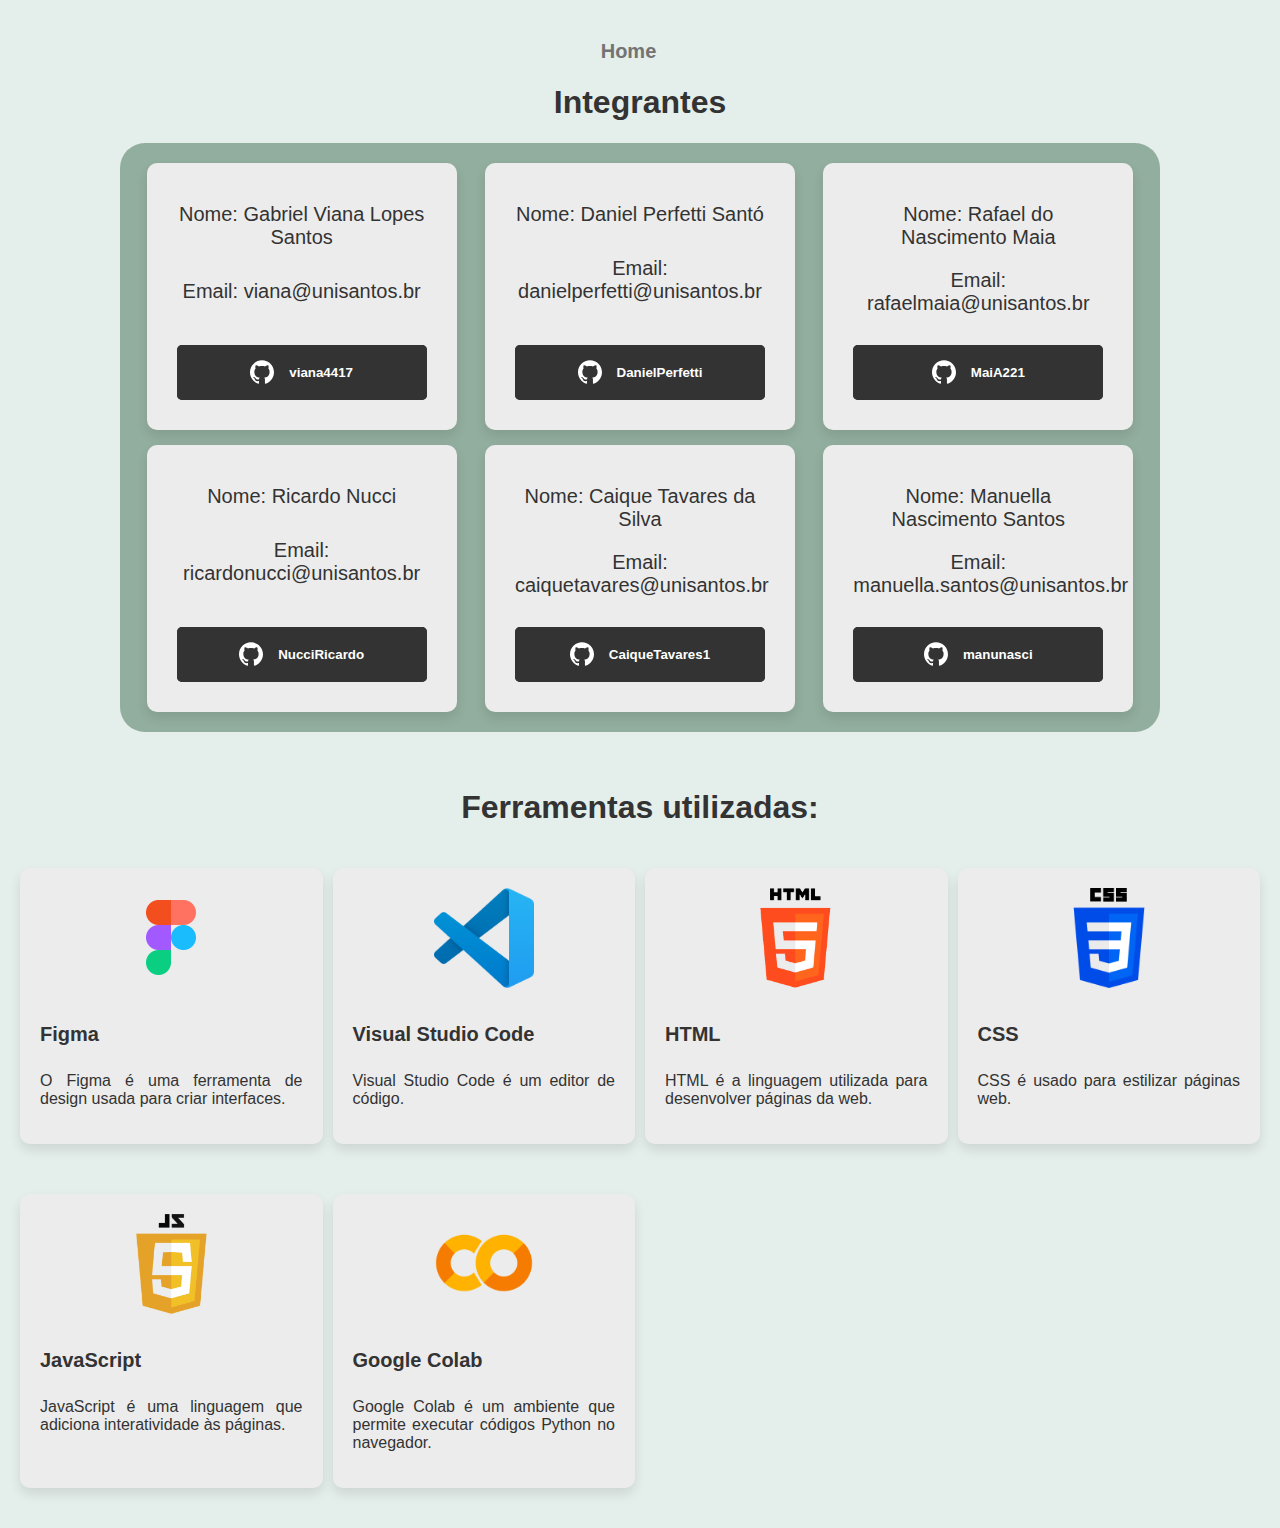
<file: sobre22/index.html>
<!DOCTYPE html>
<html lang="pt-BR">
<head>
    <meta charset="UTF-8">
    <meta name="viewport" content="width=device-width, initial-scale=1.0">
    <title>Sobre</title>
    <link rel="stylesheet" href="styles.css">
</head>
<body>

    <div vw class="enabled">
        <div vw-access-button class="active"></div>
        <div vw-plugin-wrapper>
          <div class="vw-plugin-top-wrapper"></div>
        </div>
      </div>
      <script src="https://vlibras.gov.br/app/vlibras-plugin.js"></script>
      <script>
        new window.VLibras.Widget('https://vlibras.gov.br/app');
      </script>

    <div class="button-container">
        <a href="../site/index.html">
            <button class="button_menu">
                <p>Home</p>
                <svg
                    xmlns="http://www.w3.org/2000/svg"
                    class="h-6 w-6"
                    fill="none"
                    viewBox="0 0 24 24"
                    stroke="currentColor"
                    stroke-width="4">
                    <path stroke-linecap="round" stroke-linejoin="round"></path>
                </svg>
            </button>
        </a>
    </div>
    <h1>Integrantes</h1>
    <div class="students-container">
        <div class="student">
            <p>Nome: Gabriel Viana Lopes Santos</p>
            <p>Email: viana@unisantos.br</p>
            <a href="https://github.com/viana4417">
            <button class="github">
                <svg width="24" height="24" viewBox="0 0 24 24" fill="none" xmlns="http://www.w3.org/2000/svg">
                <path d="M12 0.296997C5.37 0.296997 0 5.67 0 12.297C0 17.6 3.438 22.097 8.205 23.682C8.805 23.795 9.025 23.424 9.025 23.105C9.025 22.82 9.015 22.065 9.01 21.065C5.672 21.789 4.968 19.455 4.968 19.455C4.422 18.07 3.633 17.7 3.633 17.7C2.546 16.956 3.717 16.971 3.717 16.971C4.922 17.055 5.555 18.207 5.555 18.207C6.625 20.042 8.364 19.512 9.05 19.205C9.158 18.429 9.467 17.9 9.81 17.6C7.145 17.3 4.344 16.268 4.344 11.67C4.344 10.36 4.809 9.29 5.579 8.45C5.444 8.147 5.039 6.927 5.684 5.274C5.684 5.274 6.689 4.952 8.984 6.504C9.944 6.237 10.964 6.105 11.984 6.099C13.004 6.105 14.024 6.237 14.984 6.504C17.264 4.952 18.269 5.274 18.269 5.274C18.914 6.927 18.509 8.147 18.389 8.45C19.154 9.29 19.619 10.36 19.619 11.67C19.619 16.28 16.814 17.295 14.144 17.59C14.564 17.95 14.954 18.686 14.954 19.81C14.954 21.416 14.939 22.706 14.939 23.096C14.939 23.411 15.149 23.786 15.764 23.666C20.565 22.092 24 17.592 24 12.297C24 5.67 18.627 0.296997 12 0.296997Z" fill="white"></path>
                </svg>
                <p class="text">viana4417</p>
              </button>
            </a>
        </div>
        <div class="student">
            <p>Nome: Daniel Perfetti Santó</p>
            <p>Email: danielperfetti@unisantos.br</p>
            <a href="https://github.com/DanielPerfetti">
            <button class="github">
                <svg width="24" height="24" viewBox="0 0 24 24" fill="none" xmlns="http://www.w3.org/2000/svg">
                <path d="M12 0.296997C5.37 0.296997 0 5.67 0 12.297C0 17.6 3.438 22.097 8.205 23.682C8.805 23.795 9.025 23.424 9.025 23.105C9.025 22.82 9.015 22.065 9.01 21.065C5.672 21.789 4.968 19.455 4.968 19.455C4.422 18.07 3.633 17.7 3.633 17.7C2.546 16.956 3.717 16.971 3.717 16.971C4.922 17.055 5.555 18.207 5.555 18.207C6.625 20.042 8.364 19.512 9.05 19.205C9.158 18.429 9.467 17.9 9.81 17.6C7.145 17.3 4.344 16.268 4.344 11.67C4.344 10.36 4.809 9.29 5.579 8.45C5.444 8.147 5.039 6.927 5.684 5.274C5.684 5.274 6.689 4.952 8.984 6.504C9.944 6.237 10.964 6.105 11.984 6.099C13.004 6.105 14.024 6.237 14.984 6.504C17.264 4.952 18.269 5.274 18.269 5.274C18.914 6.927 18.509 8.147 18.389 8.45C19.154 9.29 19.619 10.36 19.619 11.67C19.619 16.28 16.814 17.295 14.144 17.59C14.564 17.95 14.954 18.686 14.954 19.81C14.954 21.416 14.939 22.706 14.939 23.096C14.939 23.411 15.149 23.786 15.764 23.666C20.565 22.092 24 17.592 24 12.297C24 5.67 18.627 0.296997 12 0.296997Z" fill="white"></path>
                </svg>
                <p class="text">DanielPerfetti</p>
            </button>
            </a>
        </div>
        <div class="student">
            <p>Nome: Rafael do Nascimento Maia</p>
            <p>Email: rafaelmaia@unisantos.br</p>
            <a href="https://github.com/MaiA221">
            <button class="github">
                <svg width="24" height="24" viewBox="0 0 24 24" fill="none" xmlns="http://www.w3.org/2000/svg">
                <path d="M12 0.296997C5.37 0.296997 0 5.67 0 12.297C0 17.6 3.438 22.097 8.205 23.682C8.805 23.795 9.025 23.424 9.025 23.105C9.025 22.82 9.015 22.065 9.01 21.065C5.672 21.789 4.968 19.455 4.968 19.455C4.422 18.07 3.633 17.7 3.633 17.7C2.546 16.956 3.717 16.971 3.717 16.971C4.922 17.055 5.555 18.207 5.555 18.207C6.625 20.042 8.364 19.512 9.05 19.205C9.158 18.429 9.467 17.9 9.81 17.6C7.145 17.3 4.344 16.268 4.344 11.67C4.344 10.36 4.809 9.29 5.579 8.45C5.444 8.147 5.039 6.927 5.684 5.274C5.684 5.274 6.689 4.952 8.984 6.504C9.944 6.237 10.964 6.105 11.984 6.099C13.004 6.105 14.024 6.237 14.984 6.504C17.264 4.952 18.269 5.274 18.269 5.274C18.914 6.927 18.509 8.147 18.389 8.45C19.154 9.29 19.619 10.36 19.619 11.67C19.619 16.28 16.814 17.295 14.144 17.59C14.564 17.95 14.954 18.686 14.954 19.81C14.954 21.416 14.939 22.706 14.939 23.096C14.939 23.411 15.149 23.786 15.764 23.666C20.565 22.092 24 17.592 24 12.297C24 5.67 18.627 0.296997 12 0.296997Z" fill="white"></path>
                </svg>
                <p class="text">MaiA221</p>
            </button>
            </a>
        </div>
        <div class="student">
            <p>Nome: Ricardo Nucci</p>
            <p>Email: ricardonucci@unisantos.br</p>
            <a href="https://github.com/NucciRicardo">
            <button class="github">
                <svg width="24" height="24" viewBox="0 0 24 24" fill="none" xmlns="http://www.w3.org/2000/svg">
                <path d="M12 0.296997C5.37 0.296997 0 5.67 0 12.297C0 17.6 3.438 22.097 8.205 23.682C8.805 23.795 9.025 23.424 9.025 23.105C9.025 22.82 9.015 22.065 9.01 21.065C5.672 21.789 4.968 19.455 4.968 19.455C4.422 18.07 3.633 17.7 3.633 17.7C2.546 16.956 3.717 16.971 3.717 16.971C4.922 17.055 5.555 18.207 5.555 18.207C6.625 20.042 8.364 19.512 9.05 19.205C9.158 18.429 9.467 17.9 9.81 17.6C7.145 17.3 4.344 16.268 4.344 11.67C4.344 10.36 4.809 9.29 5.579 8.45C5.444 8.147 5.039 6.927 5.684 5.274C5.684 5.274 6.689 4.952 8.984 6.504C9.944 6.237 10.964 6.105 11.984 6.099C13.004 6.105 14.024 6.237 14.984 6.504C17.264 4.952 18.269 5.274 18.269 5.274C18.914 6.927 18.509 8.147 18.389 8.45C19.154 9.29 19.619 10.36 19.619 11.67C19.619 16.28 16.814 17.295 14.144 17.59C14.564 17.95 14.954 18.686 14.954 19.81C14.954 21.416 14.939 22.706 14.939 23.096C14.939 23.411 15.149 23.786 15.764 23.666C20.565 22.092 24 17.592 24 12.297C24 5.67 18.627 0.296997 12 0.296997Z" fill="white"></path>
                </svg>
                <p class="text">NucciRicardo</p>
            </button>
            </a>
        </div>
        <div class="student">
            <p>Nome: Caique Tavares da Silva</p>
            <p>Email: caiquetavares@unisantos.br</p>
            <a href="https://github.com/CaiqueTavares1">
            <button class="github">
                <svg width="24" height="24" viewBox="0 0 24 24" fill="none" xmlns="http://www.w3.org/2000/svg">
                <path d="M12 0.296997C5.37 0.296997 0 5.67 0 12.297C0 17.6 3.438 22.097 8.205 23.682C8.805 23.795 9.025 23.424 9.025 23.105C9.025 22.82 9.015 22.065 9.01 21.065C5.672 21.789 4.968 19.455 4.968 19.455C4.422 18.07 3.633 17.7 3.633 17.7C2.546 16.956 3.717 16.971 3.717 16.971C4.922 17.055 5.555 18.207 5.555 18.207C6.625 20.042 8.364 19.512 9.05 19.205C9.158 18.429 9.467 17.9 9.81 17.6C7.145 17.3 4.344 16.268 4.344 11.67C4.344 10.36 4.809 9.29 5.579 8.45C5.444 8.147 5.039 6.927 5.684 5.274C5.684 5.274 6.689 4.952 8.984 6.504C9.944 6.237 10.964 6.105 11.984 6.099C13.004 6.105 14.024 6.237 14.984 6.504C17.264 4.952 18.269 5.274 18.269 5.274C18.914 6.927 18.509 8.147 18.389 8.45C19.154 9.29 19.619 10.36 19.619 11.67C19.619 16.28 16.814 17.295 14.144 17.59C14.564 17.95 14.954 18.686 14.954 19.81C14.954 21.416 14.939 22.706 14.939 23.096C14.939 23.411 15.149 23.786 15.764 23.666C20.565 22.092 24 17.592 24 12.297C24 5.67 18.627 0.296997 12 0.296997Z" fill="white"></path>
                </svg>
                <p class="text">CaiqueTavares1</p>
            </button>
            </a>
        </div>
        <div class="student">
            <p>Nome: Manuella Nascimento Santos</p>
            <p>Email: manuella.santos@unisantos.br</p>
            <a href="https://github.com/manunasci">
            <button class="github">
                <svg width="24" height="24" viewBox="0 0 24 24" fill="none" xmlns="http://www.w3.org/2000/svg">
                <path d="M12 0.296997C5.37 0.296997 0 5.67 0 12.297C0 17.6 3.438 22.097 8.205 23.682C8.805 23.795 9.025 23.424 9.025 23.105C9.025 22.82 9.015 22.065 9.01 21.065C5.672 21.789 4.968 19.455 4.968 19.455C4.422 18.07 3.633 17.7 3.633 17.7C2.546 16.956 3.717 16.971 3.717 16.971C4.922 17.055 5.555 18.207 5.555 18.207C6.625 20.042 8.364 19.512 9.05 19.205C9.158 18.429 9.467 17.9 9.81 17.6C7.145 17.3 4.344 16.268 4.344 11.67C4.344 10.36 4.809 9.29 5.579 8.45C5.444 8.147 5.039 6.927 5.684 5.274C5.684 5.274 6.689 4.952 8.984 6.504C9.944 6.237 10.964 6.105 11.984 6.099C13.004 6.105 14.024 6.237 14.984 6.504C17.264 4.952 18.269 5.274 18.269 5.274C18.914 6.927 18.509 8.147 18.389 8.45C19.154 9.29 19.619 10.36 19.619 11.67C19.619 16.28 16.814 17.295 14.144 17.59C14.564 17.95 14.954 18.686 14.954 19.81C14.954 21.416 14.939 22.706 14.939 23.096C14.939 23.411 15.149 23.786 15.764 23.666C20.565 22.092 24 17.592 24 12.297C24 5.67 18.627 0.296997 12 0.296997Z" fill="white"></path>
                </svg>
                <p class="text">manunasci</p>
            </button>
            </a>
        </div>
    </div>

    <br><br>
    <h1>Ferramentas utilizadas: </h1>
    <div class="tools-container">
        <div class="tool">
            <img src="../imagens/figma.png" alt="Figma Logo" class="tool-image">
            <p class="tool-name">Figma</p>
            <p class="tool-description">O Figma é uma ferramenta de design usada para criar interfaces.</p>
        </div>
        <div class="tool">
            <img src="../imagens/vscode.png" alt="VS Code Logo" class="tool-image">
            <p class="tool-name">Visual Studio Code</p>
            <p class="tool-description">Visual Studio Code é um editor de código.</p>
        </div>
        <div class="tool">
            <img src="../imagens/html.png" alt="HTML Logo" class="tool-image">
            <p class="tool-name">HTML</p>
            <p class="tool-description">HTML é a linguagem utilizada para desenvolver páginas da web.</p>
        </div>
        <div class="tool">
            <img src="../imagens/css.png" alt="CSS Logo" class="tool-image">
            <p class="tool-name">CSS</p>
            <p class="tool-description">CSS é usado para estilizar páginas web.</p>
        </div>
        <div class="tool">
            <img src="../imagens/js.png" alt="JavaScript Logo" class="tool-image">
            <p class="tool-name">JavaScript</p>
            <p class="tool-description">JavaScript é uma linguagem que adiciona interatividade às páginas.</p>
        </div>
        <div class="tool">
            <img src="../imagens/colab.png" alt="Google Colab Logo" class="tool-image">
            <p class="tool-name">Google Colab</p>
            <p class="tool-description">Google Colab é um ambiente que permite executar códigos Python no navegador.</p>
        </div>
    </div>
</body>
</html>
</file>
<file: sobre22/styles.css>
a {
    text-decoration: none;
    display: inline-block;
}

body {
    font-family: Arial, sans-serif;
    background-color: #e4eeeb;
    margin: 0;
    padding: 20px;
}

.header {
    text-align: center;
    margin-bottom: 20px;
}

.home-button {
    margin-top: 20px;
    padding: 15px 20px;
    font-size: 18px;
    background-color: #e4eeeb;
    color: #333333; 
    border: none;
    border-radius: 20px;
    cursor: pointer;
    transition: background-color 0.3s ease, transform 0.3s ease;
}

h1 {
    text-align: center;
    color: #333;
}

.students-container {
    display: grid;
    grid-template-columns: repeat(auto-fill, minmax(250px, 1fr)); /* Makes the grid responsive */
    gap: 15px;
    justify-items: center;
    padding: 20px;
    background-color: #92AE9E;
    border-radius: 25px;
    width: 100%;
    max-width: 1000px;
    margin: 0 auto; 
}
.student {
    background-color: #ececec;
    padding: 30px;
    border-radius: 10px;
    box-shadow: 0 6px 12px rgba(0, 0, 0, 0.1);
    text-align: center;
    width: 250px;
    display: flex;
    flex-direction: column;
    justify-content: space-between;
}

.student img {
    width: 180px;
    height: 180px;
    border-radius: 50%;
    margin-bottom: 20px;
}

.student p {
    margin: 10px 0;
    font-size: 20px;
    color: #333
}

.student a {
    color: #333;
    text-decoration: none;

}

.student a:hover {
    text-decoration: underline;
}

button.button_menu {
    padding: 0;
    margin: 0;
    border: none;
    background: none;
    cursor: pointer;
}
  
button.button_menu {
    --primary-color: #737373;
    --hovered-color: #333;
    position: relative;
    display: flex;
    font-weight: 600;
    font-size: 20px;
    gap: 0.5rem;
    align-items: center;
}
  
button.button_menu p {
    margin: 0;
    position: relative;
    font-size: 20px;
    color: var(--primary-color);
}
  
button.button_menu::after {
    position: absolute;
    content: "";
    width: 0;
    left: 0;
    bottom: -7px;
    background: var(--hovered-color);
    height: 2px;
    transition: 0.3s ease-out;
}
  
button.button_menu p::before {
    position: absolute;
    content: "Home";
    width: 0%;
    inset: 0;
    color: var(--hovered-color);
    overflow: hidden;
    transition: 0.3s ease-out;
}
  
button.button_menu:hover::after {
    width: 100%;
}
  
button.button_menu:hover p::before {
    width: 100%;
}
  
button.button_menu:hover svg {
    transform: translateX(4px);
    color: var(--hovered-color);
}
  
button.button_menu svg {
    color: var(--primary-color);
    transition: 0.2s;
    position: relative;
    width: 15px;
    transition-delay: 0.2s;
}

.button-container {
    display: flex;             
    justify-content: center;     
    align-items: center;         
    gap: 20px;                    
    margin-top: 20px;            
}

.github {
    display: flex;
    justify-content: center;
    align-items: center;
    padding: 10px 15px;
    gap: 15px;
    background-color: #333;
    outline: 3px #333 solid;
    outline-offset: -3px;
    border-radius: 5px;
    border: none;
    cursor: pointer;
    transition: 400ms;
    margin-top: 20px;
    width: 100%;
    box-sizing: border-box;
}
  
  .github .text {
    color: white;
    font-weight: 700;
    font-size: 1em;
    transition: 400ms;
  }
  
  .github svg path {
    transition: 400ms;
  }
  
  .github:hover {
    background-color: transparent;
  }
  
  .github:hover .text {
    color: #333;
  }
  
  .github:hover svg path {
    fill: #333;
  }

  .tools-container {
    display: grid;
    grid-template-columns: repeat(auto-fit, minmax(250px, 1fr));
    gap: 50px;
    justify-items: center;
    padding: 20px;
    background-color: #e4eeeb;
    border-radius: 25px;
    margin: 0 auto;
    max-width: 1800px;
}

.tool {
    background-color: #ececec;
    padding: 20px;
    border-radius: 10px;
    box-shadow: 0 6px 12px rgba(0, 0, 0, 0.1);
    text-align: center;
    display: flex;
    flex-direction: column;
    align-items: center;
    width: 100%; 
}

.tool-image {
    width: 100px;
    height: 100px;
    object-fit: contain; 
    margin-bottom: 15px;
}

.tool-name {
    font-size: 20px;
    font-weight: 700;
    color: #333;
    align-self: flex-start;
    margin-bottom: 10px;
}

.tool-description {
    font-size: 16px;
    color: #333;
    text-align: justify;
}
</file>
